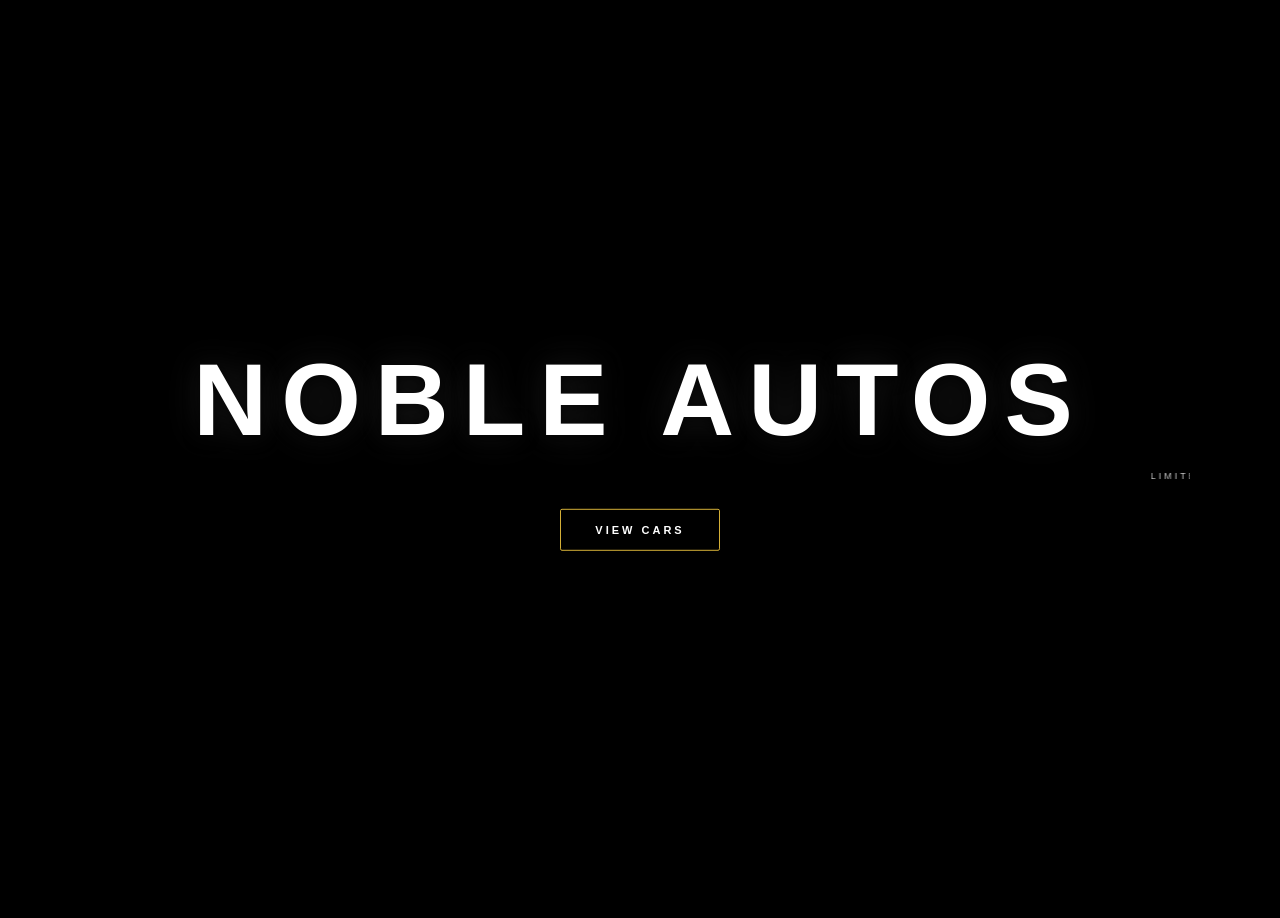
<file: index.html>
<!DOCTYPE html>
<html lang="en">
<head>
    <meta charset="UTF-8">
    <meta name="viewport" content="width=device-width, initial-scale=1.0">
    <title>car store </title>
    <link rel="stylesheet" href="style.css">
</head>
<body>
  

    <video class="hero-video" autoplay muted loop playsinline>
        <source src="noble-autos-slideshow.mp4" type="video/mp4">
    </video>

    <div class="hero-overlay"></div>

    <div class="hero-text">
        <h1>NOBLE AUTOS</h1>
          <marquee behavior="scroll" direction="left" scrollamount="3">
            LIMITED EDITION &nbsp; • &nbsp;
            PREMIUM AUTOMOTIVE &nbsp; • &nbsp;
            BUILT FOR THOSE WHO STAND APART &nbsp; • &nbsp;
        </marquee>
      <a href="cars.html"
   style="
       display: inline-block;
       margin-top: 25px;
       padding: 14px 34px;
       color: #ffffff;
       background: rgba(0, 0, 0, 0.35);
       border: 1px solid #d4af37;
       border-radius: 2px;
       text-decoration: none;
       font-family: Arial, sans-serif;
       font-size: 11px;
       font-weight: 600;
       letter-spacing: 3px;
       text-transform: uppercase;
       transition: 0.3s ease;
   ">
    VIEW CARS
</a>
    </div>" 

</section>
  </div>  
  </section> 
</body>
</html>
</file>
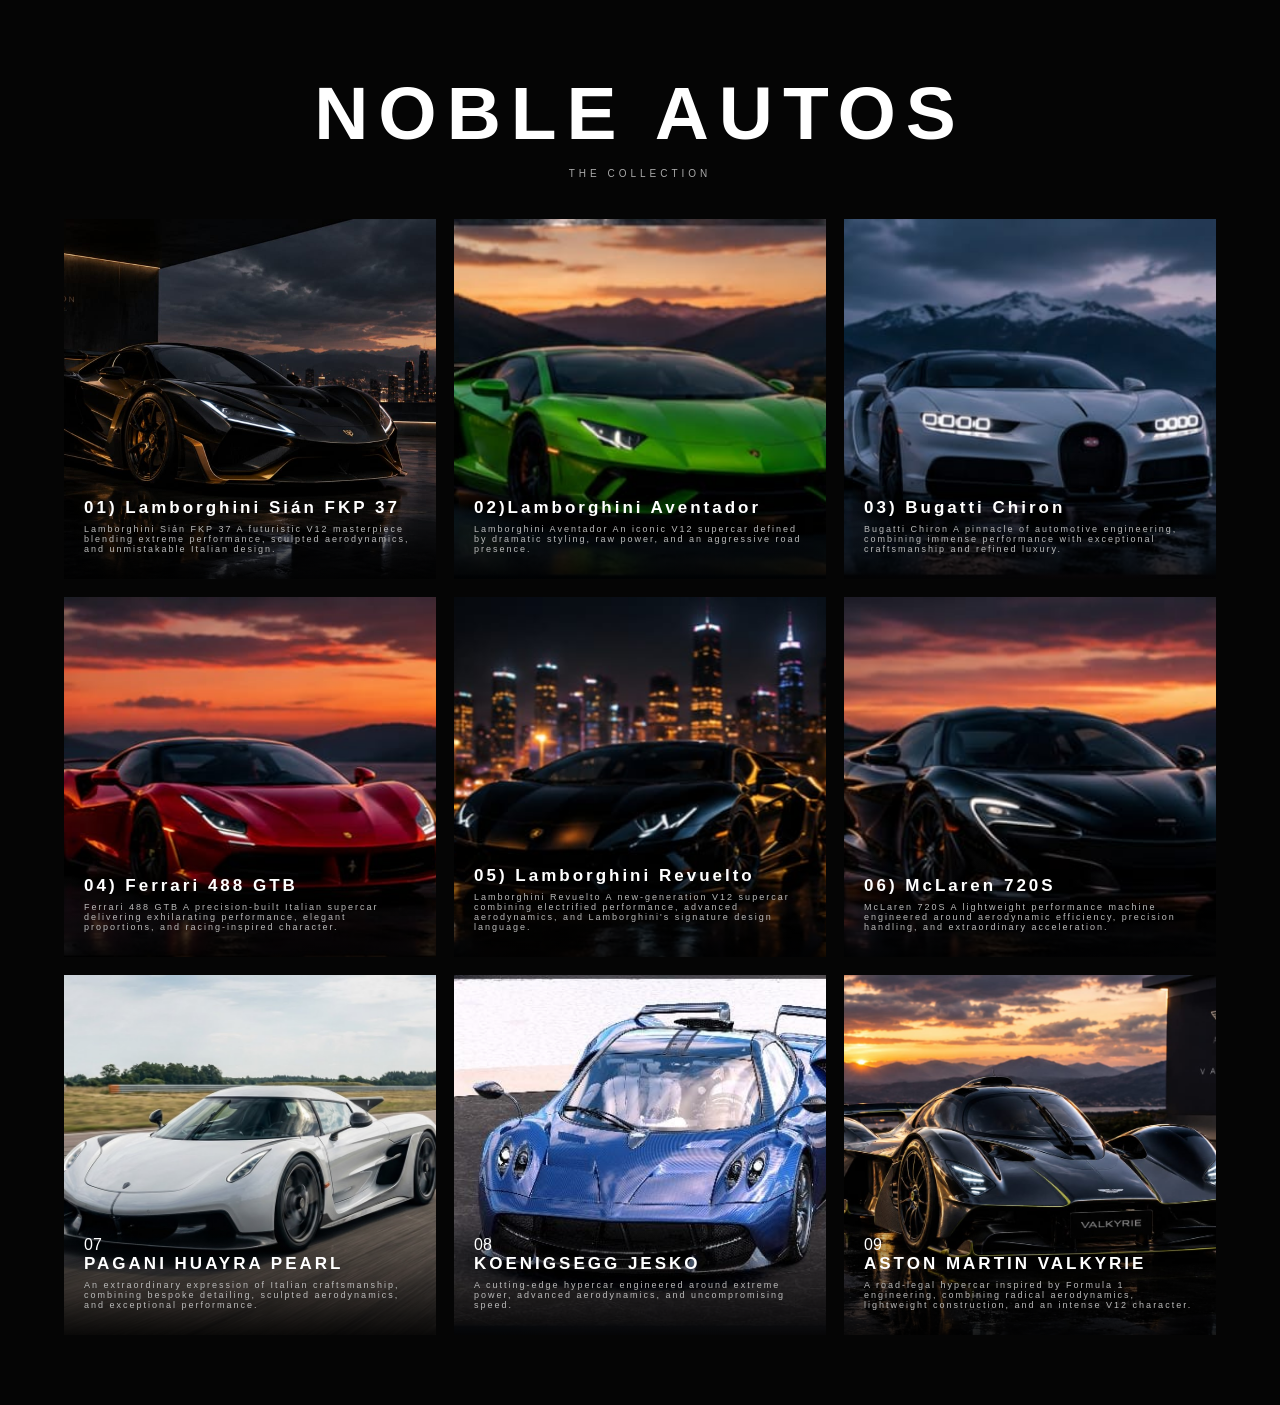
<file: cars.html>
<!DOCTYPE html>
<html lang="en">
<head>
    <meta charset="UTF-8">
    <meta name="viewport" content="width=device-width, initial-scale=1.0">

    <title>Noble Autos | Collection</title>

    <style>
        * {
            margin: 0;
            padding: 0;
            box-sizing: border-box;
        }

        body {
            background: #050505;
            color: white;
            font-family: Arial, sans-serif;
        }

        header {
            text-align: center;
            padding: 70px 20px 40px;
        }

        header h1 {
            font-size: clamp(35px, 7vw, 75px);
            letter-spacing: 10px;
            font-weight: 600;
        }

        header p {
            margin-top: 12px;
            font-size: 10px;
            letter-spacing: 4px;
            color: #aaa;
            text-transform: uppercase;
        }

        .gallery {
            width: 90%;
            max-width: 1400px;
            margin: auto;

            display: grid;
            grid-template-columns: repeat(3, 1fr);
            gap: 18px;

            padding-bottom: 70px;
        }

        .car {
            position: relative;
            height: 360px;
            overflow: hidden;
            background: #111;
        }

        .car img {
            width: 100%;
            height: 100%;
            object-fit: cover;
            display: block;

            transition: transform 0.6s ease;
        }

        .car:hover img {
            transform: scale(1.06);
        }

        .car-info {
            position: absolute;
            left: 0;
            right: 0;
            bottom: 0;

            padding: 25px 20px;

            background: linear-gradient(
                transparent,
                rgba(0, 0, 0, 0.9)
            );
        }

        .car-info h2 {
            font-size: 17px;
            letter-spacing: 3px;
        }

        .car-info p {
            margin-top: 6px;
            font-size: 9px;
            letter-spacing: 2px;
            color: #bbb;
        }

        @media (max-width: 800px) {
            .gallery {
                grid-template-columns: repeat(2, 1fr);
            }

            .car {
                height: 300px;
            }
        }

        @media (max-width: 500px) {
            .gallery {
                grid-template-columns: 1fr;
                width: 94%;
            }

            .car {
                height: 330px;
            }

            header h1 {
                letter-spacing: 6px;
            }
        }
    </style>
</head>

<body>

    <header>
        <h1>NOBLE AUTOS</h1>
        <p>The Collection</p>
    </header>

    <main class="gallery">

        <div class="car">
            <img src="supercar 1.jpeg" alt="Noble Autos">
            <div class="car-info">
                <h2>01) Lamborghini Sián FKP 37</h2>
                <p>Lamborghini Sián FKP 37
A futuristic V12 masterpiece blending extreme performance, sculpted aerodynamics, and unmistakable Italian design.</p>
            </div>
        </div>

        <div class="car">
            <img src="supercar2.jpeg" alt="Noble Autos">
            <div class="car-info">
                <h2>02)Lamborghini Aventador </h2>
                <p>Lamborghini Aventador
An iconic V12 supercar defined by dramatic styling, raw power, and an aggressive road presence.</p>
            </div>
        </div>

        <div class="car">
            <img src="supercar3.jpeg" alt="Noble Autos">
            <div class="car-info">
                <h2>03) Bugatti Chiron</h2>
                <p>Bugatti Chiron
A pinnacle of automotive engineering, combining immense performance with exceptional craftsmanship and refined luxury.</p>
            </div>
        </div>

        <div class="car">
            <img src="supercar4.jpeg" alt="Noble Autos">
            <div class="car-info">
                <h2>04) Ferrari 488 GTB</h2>
                <p>Ferrari 488 GTB
A precision-built Italian supercar delivering exhilarating performance, elegant proportions, and racing-inspired character.</p>
            </div>
        </div>

        <div class="car">
            <img src="supercar5.jpeg" alt="Noble Autos">
            <div class="car-info">
                <h2>05) Lamborghini Revuelto</h2>
                <p>Lamborghini Revuelto
A new-generation V12 supercar combining electrified performance, advanced aerodynamics, and Lamborghini's signature design language.</p>
            </div>
        </div>

        <div class="car">
            <img src="supercar6.jpeg" alt="Noble Autos">
            <div class="car-info">
                <h2>06) McLaren 720S</h2>
                <p>McLaren 720S
A lightweight performance machine engineered around aerodynamic efficiency, precision handling, and extraordinary acceleration.</p>
            </div>
        </div>
<!-- 07 -->
<div class="car">
    <img src="supercar7.jpeg" alt="Pagani Huayra Pearl">

    <div class="car-info">
        <span class="number">07</span>

        <h2>PAGANI HUAYRA PEARL</h2>

        <p>
            An extraordinary expression of Italian craftsmanship,
            combining bespoke detailing, sculpted aerodynamics,
            and exceptional performance.
        </p>
    </div>
</div>


<!-- 08 -->
<div class="car">
    <img src="supercar8.jpeg" alt="Koenigsegg Jesko">

    <div class="car-info">
        <span class="number">08</span>

        <h2>KOENIGSEGG JESKO</h2>

        <p>
            A cutting-edge hypercar engineered around extreme power,
            advanced aerodynamics, and uncompromising speed.
        </p>
    </div>
</div>


<!-- 09 -->
<div class="car">
    <img src="supercar9.jpeg" alt="Aston Martin Valkyrie">

    <div class="car-info">
        <span class="number">09</span>

        <h2>ASTON MARTIN VALKYRIE</h2>

        <p>
            A road-legal hypercar inspired by Formula 1 engineering,
            combining radical aerodynamics, lightweight construction,
            and an intense V12 character.
        </p>
    </div>
</div>
    </main>

</body>
</html>
</file>
<file: style.css>
* {
    margin: 0;
    padding: 0;
    box-sizing: border-box;
}

html,
body {
    width: 100%;
    min-height: 100%;
    background: #000;
    overflow-x: hidden;
}

body {
    font-family: Arial, Helvetica, sans-serif;
}

/* =========================================
   NOBLE AUTOS HERO
========================================= */

.hero {
    position: relative;
    width: 100%;
    height: 100vh;
    min-height: 600px;
    overflow: hidden;
    background: #000;
}

/* =========================================
   SLIDESHOW VIDEO
========================================= */

.hero-video {
    position: absolute;
    top: 50%;
    left: 50%;

    width: 100%;
    height: 100%;

    transform: translate(-50%, -50%) scale(1.04);

    object-fit: cover;
    object-position: center;

    filter: blur(3px);

    z-index: 1;
}

/* =========================================
   DARK OVERLAY
========================================= */

.hero-overlay {
    position: absolute;
    inset: 0;

    background:
        linear-gradient(
            180deg,
            rgba(0, 0, 0, 0.25),
            rgba(0, 0, 0, 0.55)
        );

    z-index: 2;
}

/* =========================================
   CENTER CONTENT
========================================= */

.hero-text {
    position: absolute;

    top: 50%;
    left: 50%;

    width: 90%;
    max-width: 1100px;

    transform: translate(-50%, -50%);

    text-align: center;

    z-index: 3;
}

/* =========================================
   NOBLE AUTOS TITLE
========================================= */

.hero-text h1 {
    margin: 0;

    font-size: clamp(42px, 8vw, 105px);

    font-weight: 700;

    line-height: 1;

    letter-spacing: clamp(5px, 1.2vw, 14px);

    text-transform: uppercase;

    color: #fff;

    animation: nobleAutosColor 6s ease-in-out infinite alternate;

    text-shadow:
        0 2px 15px rgba(0, 0, 0, 0.7),
        0 0 35px rgba(255, 255, 255, 0.12);
}

/* =========================================
   TITLE COLOUR CHANGE
========================================= */

@keyframes nobleAutosColor {

    0% {
        color: #ffffff;
    }

    50% {
        color: #d4af37;
    }

    100% {
        color: #8b0000;
    }
}

/* =========================================
   HTML MARQUEE
========================================= */

.hero-text marquee {
    display: block;

    width: 100%;

    margin-top: 18px;

    font-size: 9px;

    line-height: 15px;

    letter-spacing: 3px;

    font-weight: 400;

    text-transform: uppercase;

    color: rgba(255, 255, 255, 0.82);

    white-space: nowrap;
}

/* =========================================
   MOBILE
========================================= */

@media (max-width: 768px) {

    .hero {
        min-height: 100vh;
    }

    .hero-video {
        transform: translate(-50%, -50%) scale(1.07);

        filter: blur(2.5px);
    }

    .hero-overlay {
        background:
            linear-gradient(
                180deg,
                rgba(0, 0, 0, 0.3),
                rgba(0, 0, 0, 0.6)
            );
    }

    .hero-text {
        width: 92%;
    }

    .hero-text h1 {
        font-size: clamp(38px, 11vw, 70px);

        letter-spacing: 6px;
    }

    .hero-text marquee {
        margin-top: 14px;

        font-size: 8px;

        letter-spacing: 2px;
    }
}

/* =========================================
   SMALL PHONES
========================================= */

@media (max-width: 480px) {

    .hero-text h1 {
        font-size: 38px;
        letter-spacing: 5px;
    }

    .hero-text marquee {
        font-size: 7px;
        letter-spacing: 1.5px;
    }
}
</file>
